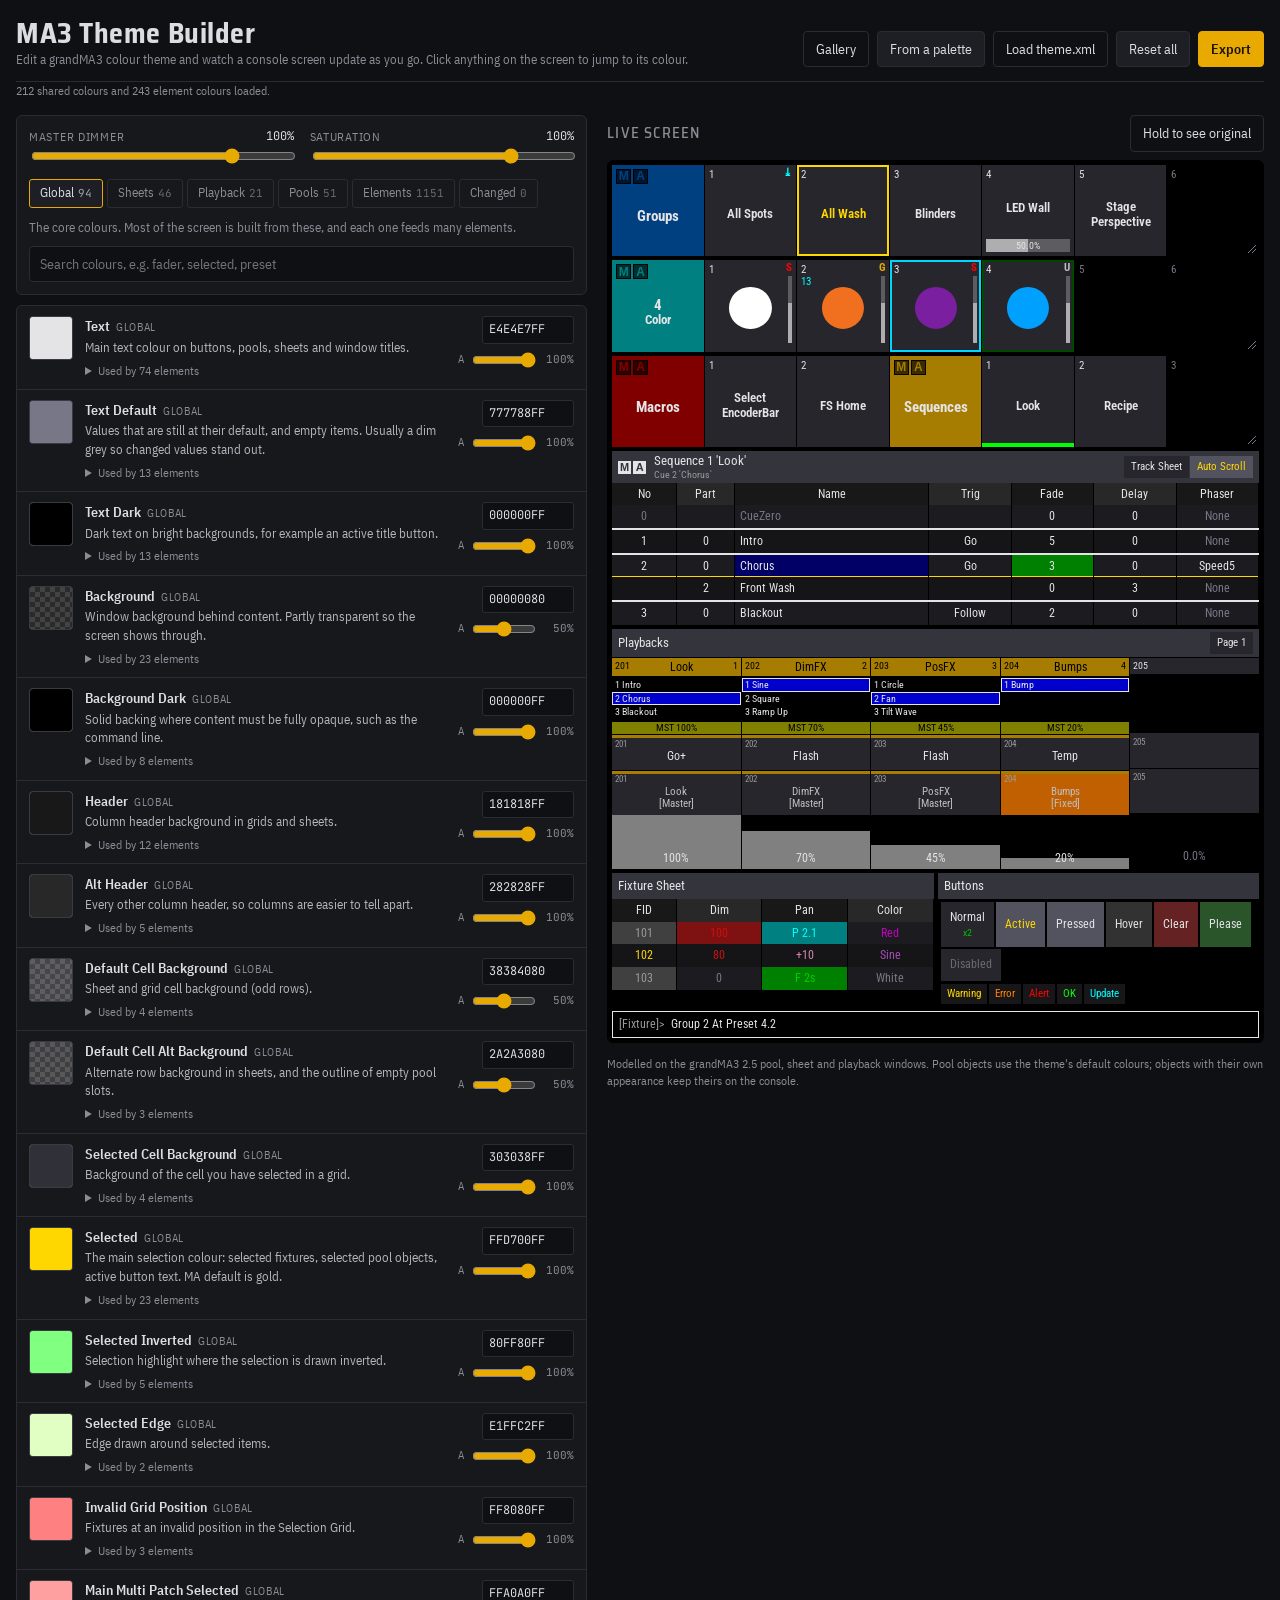
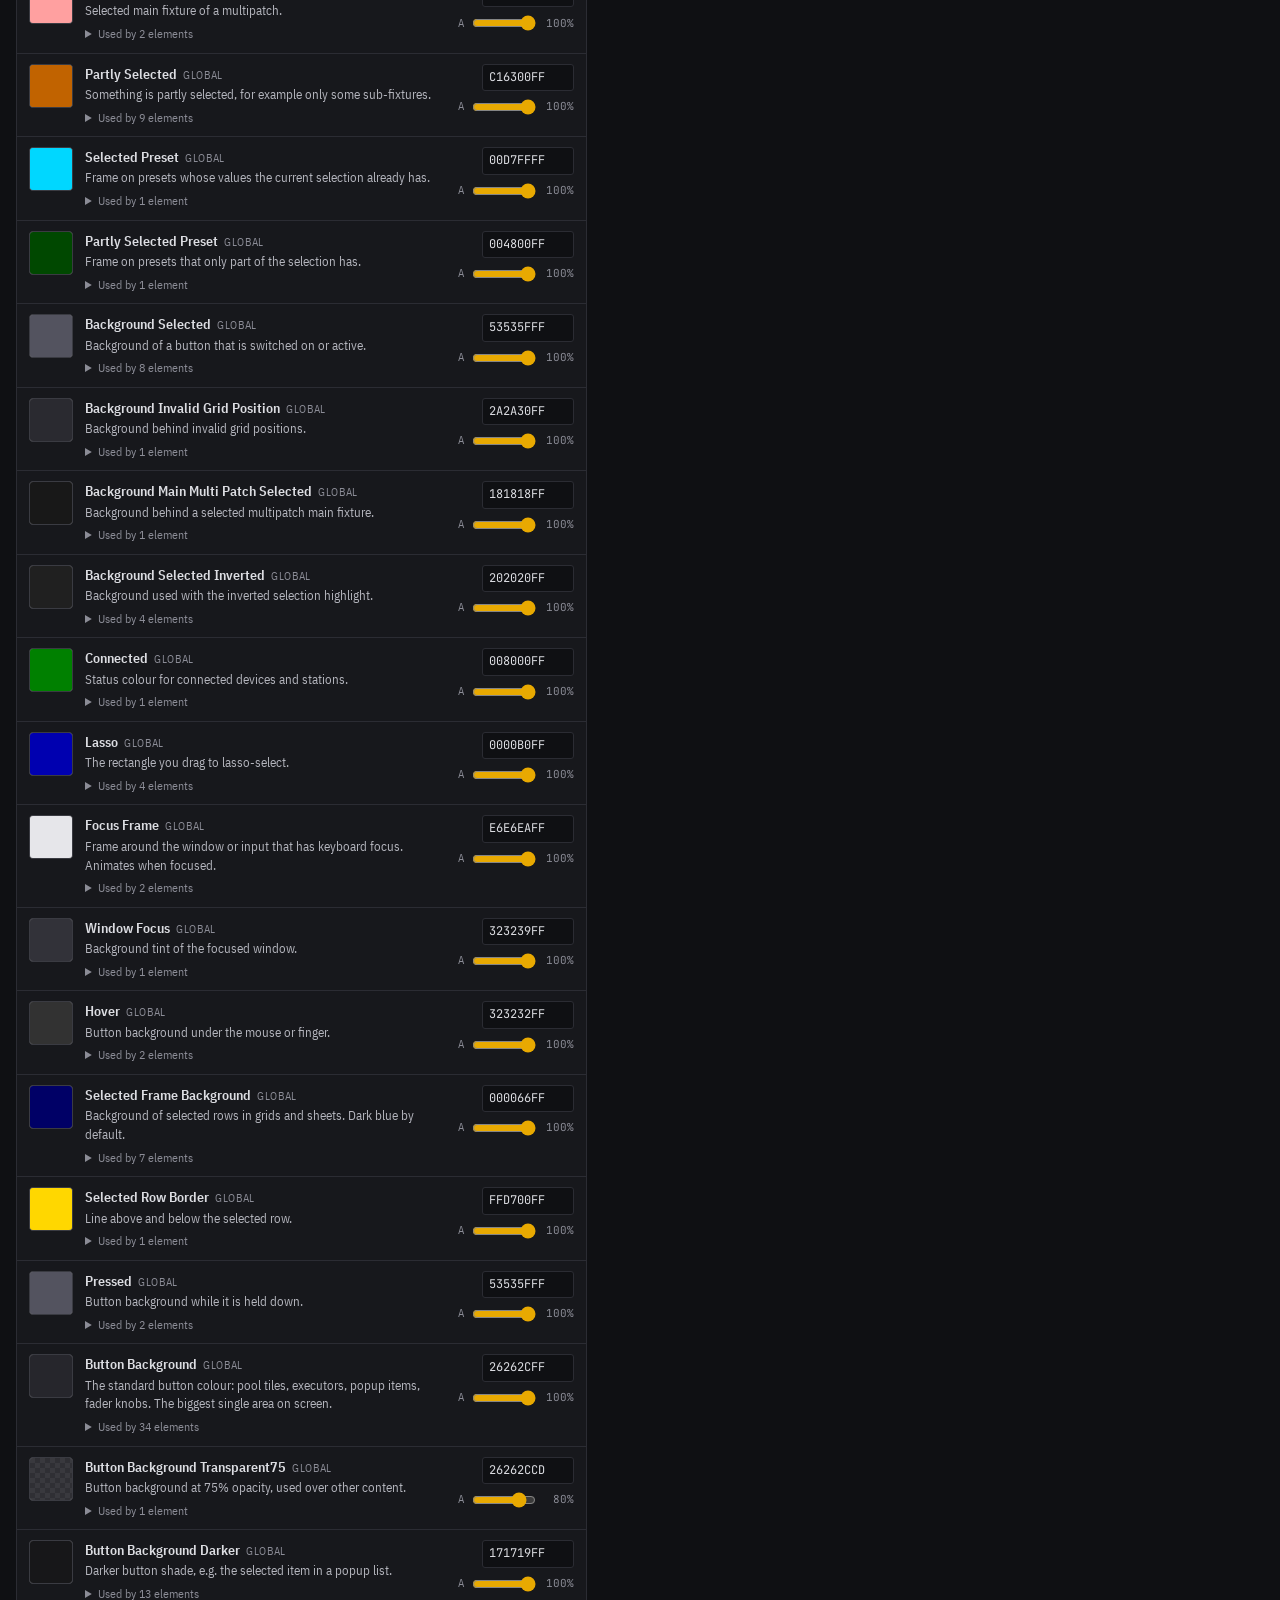
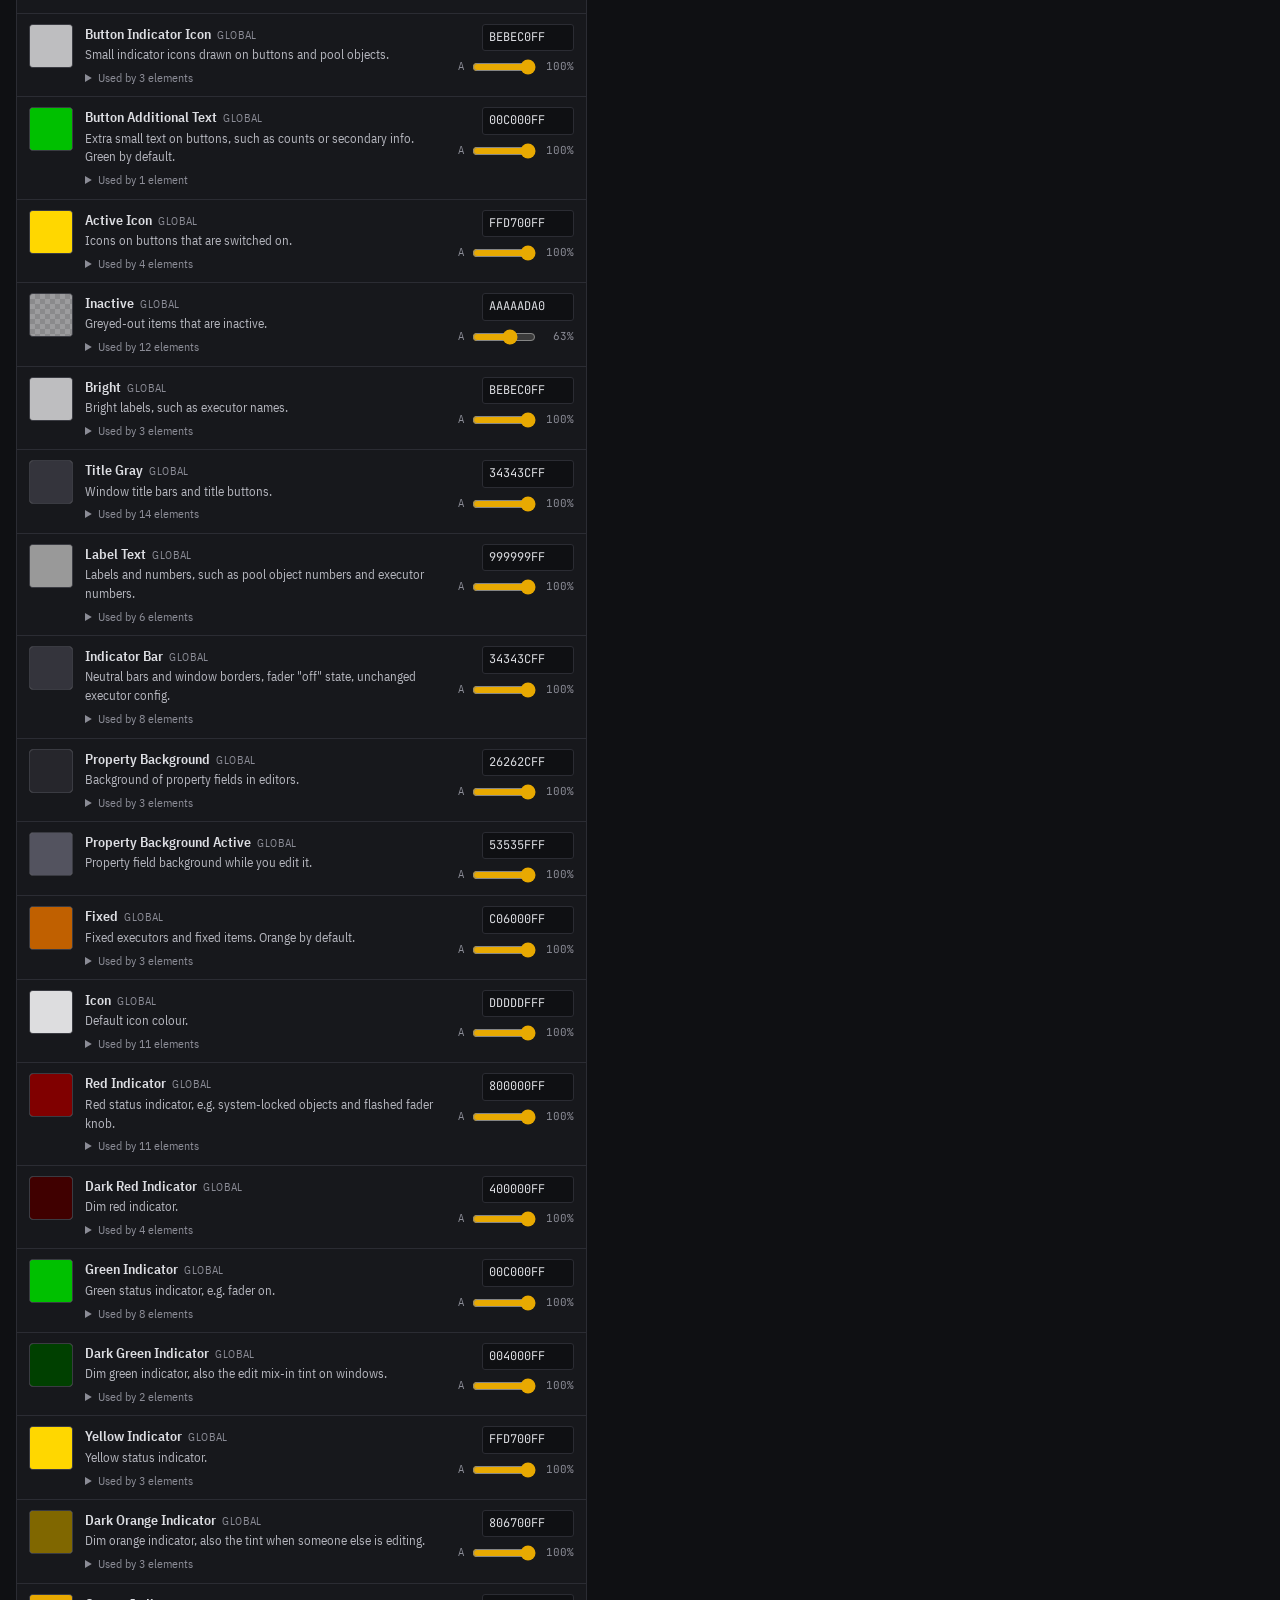
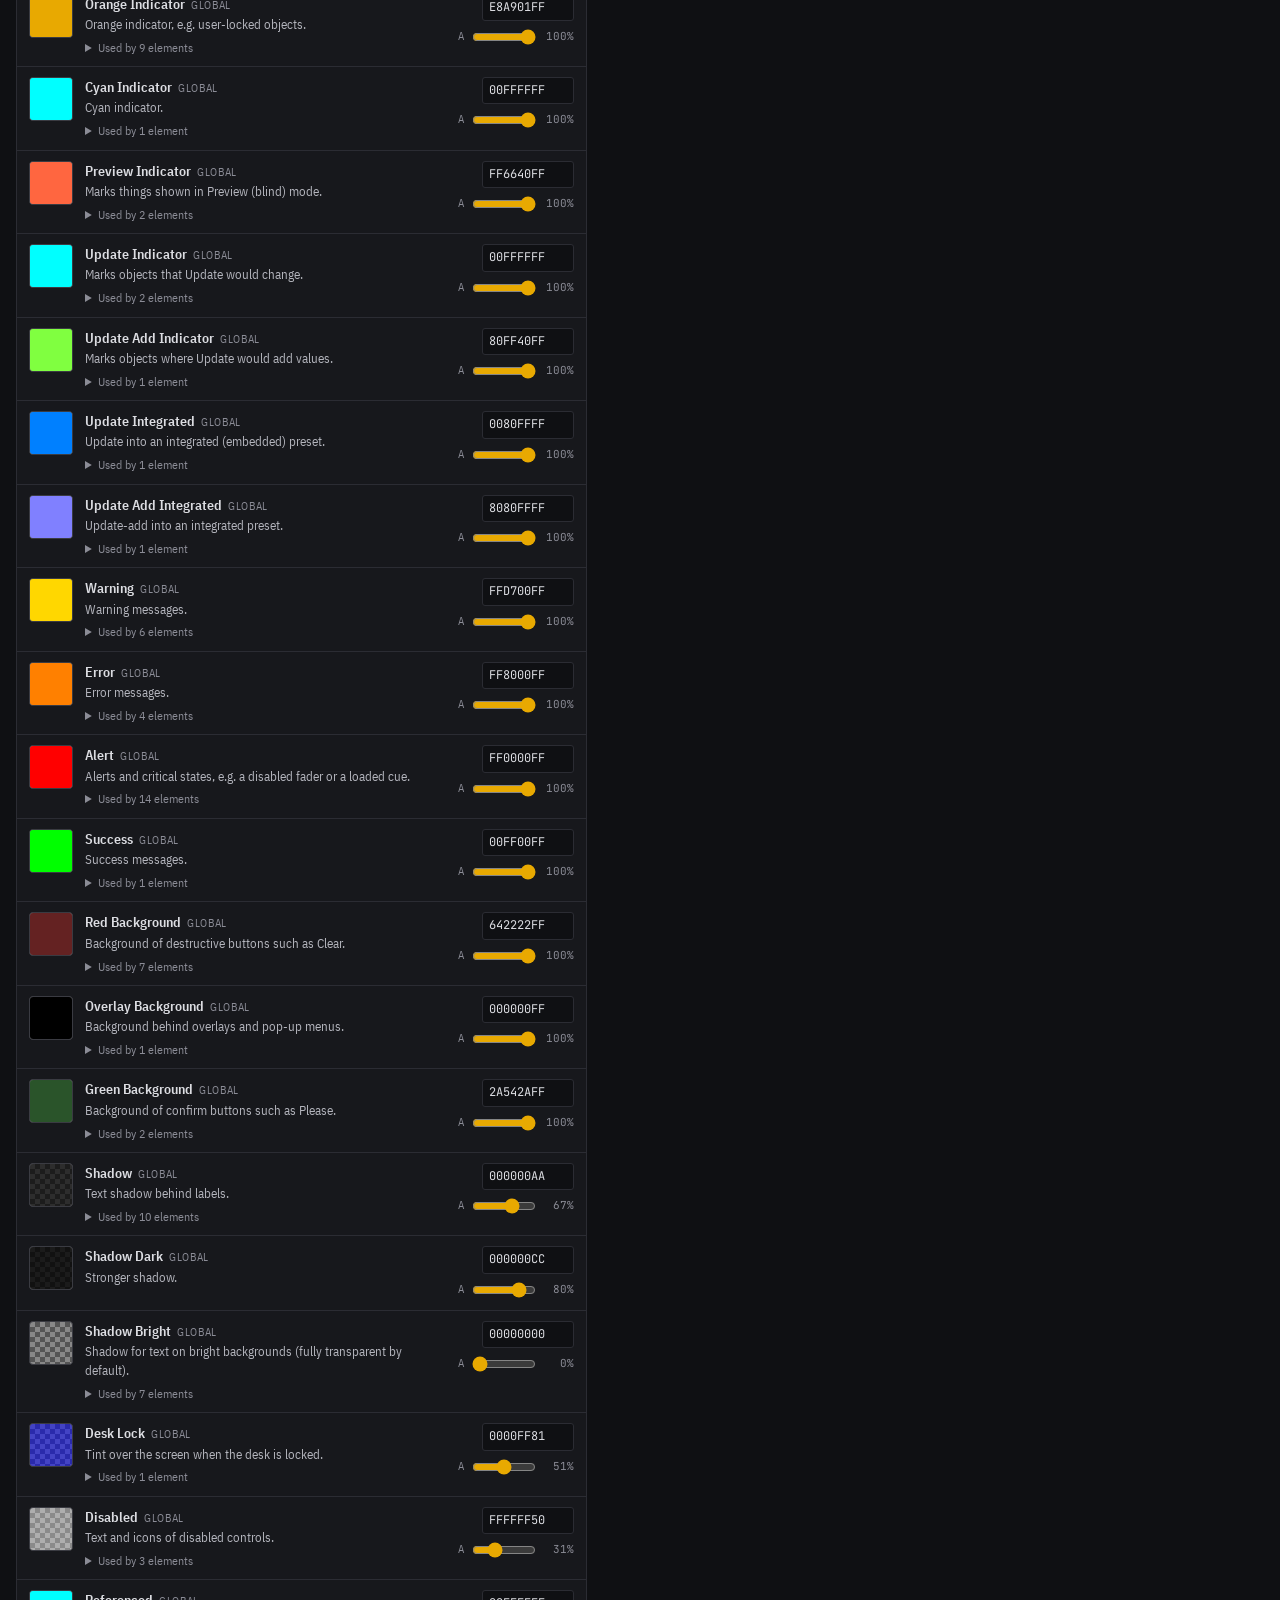
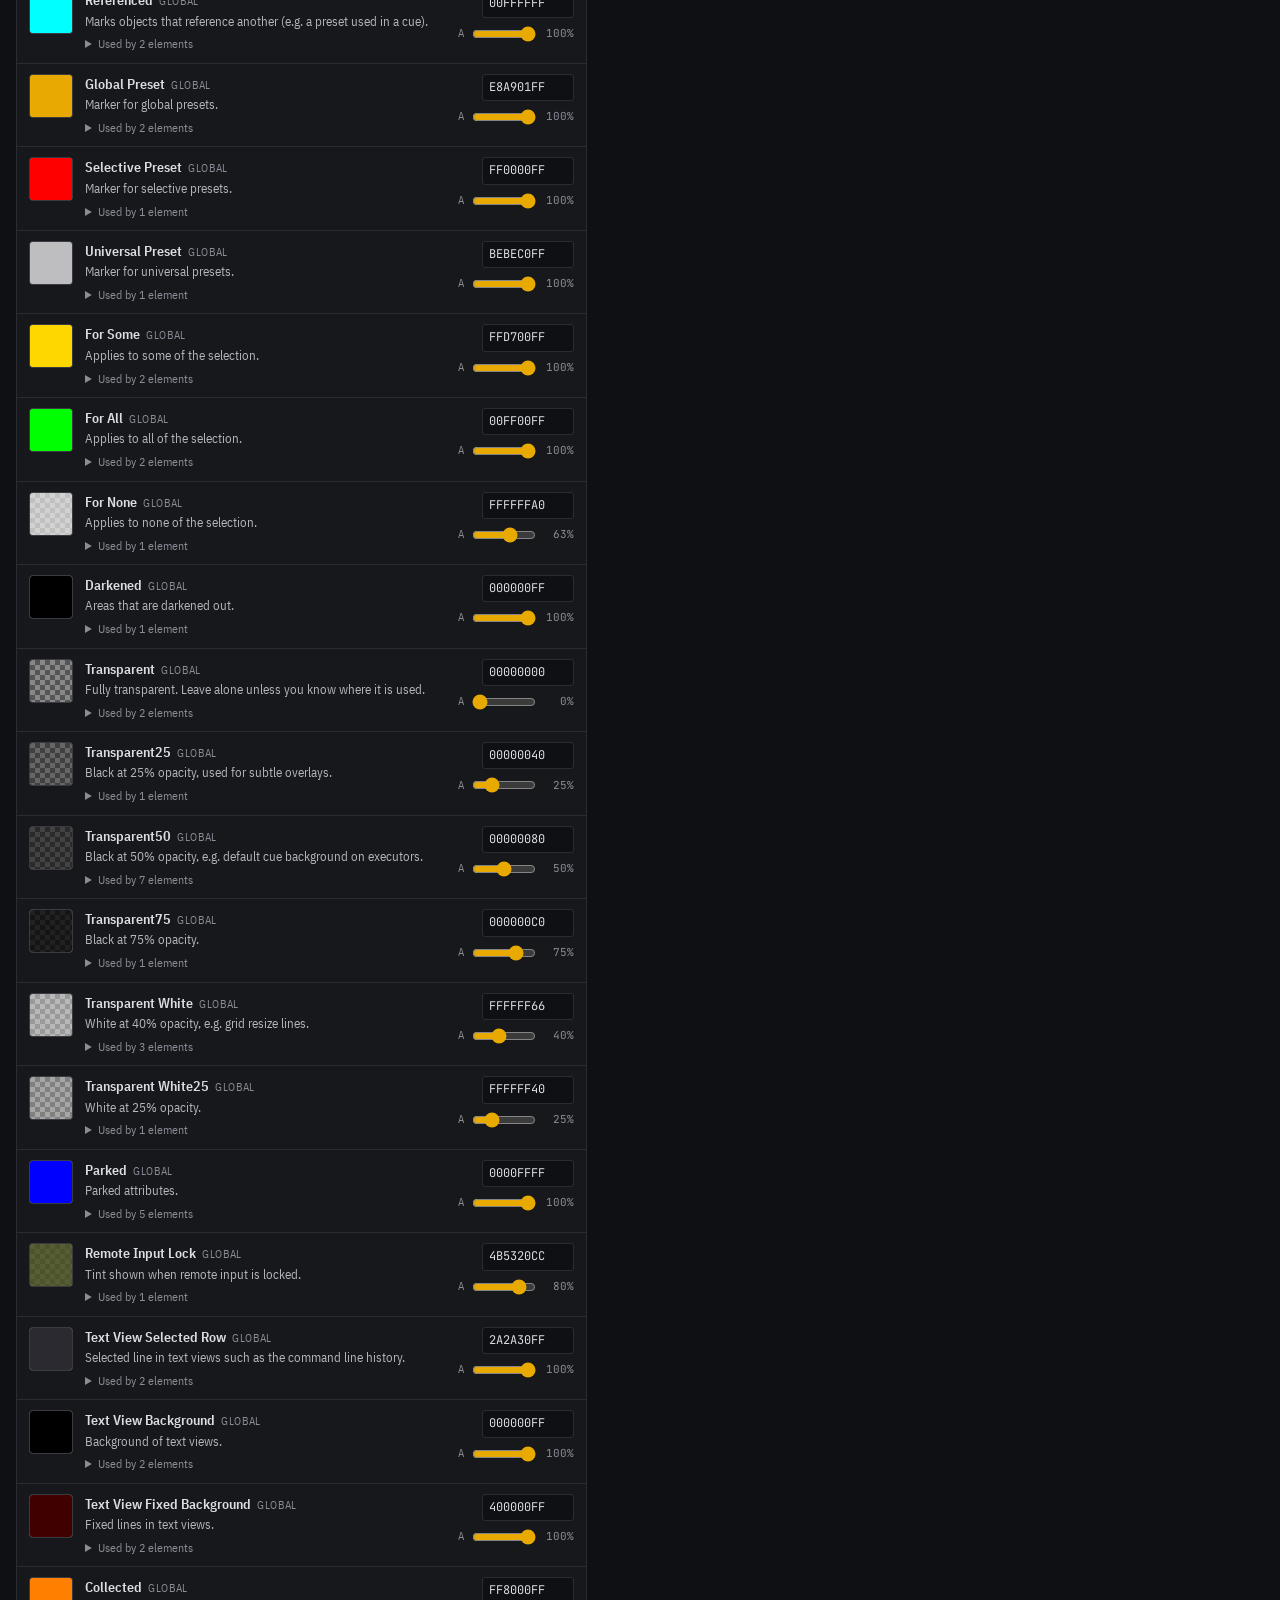
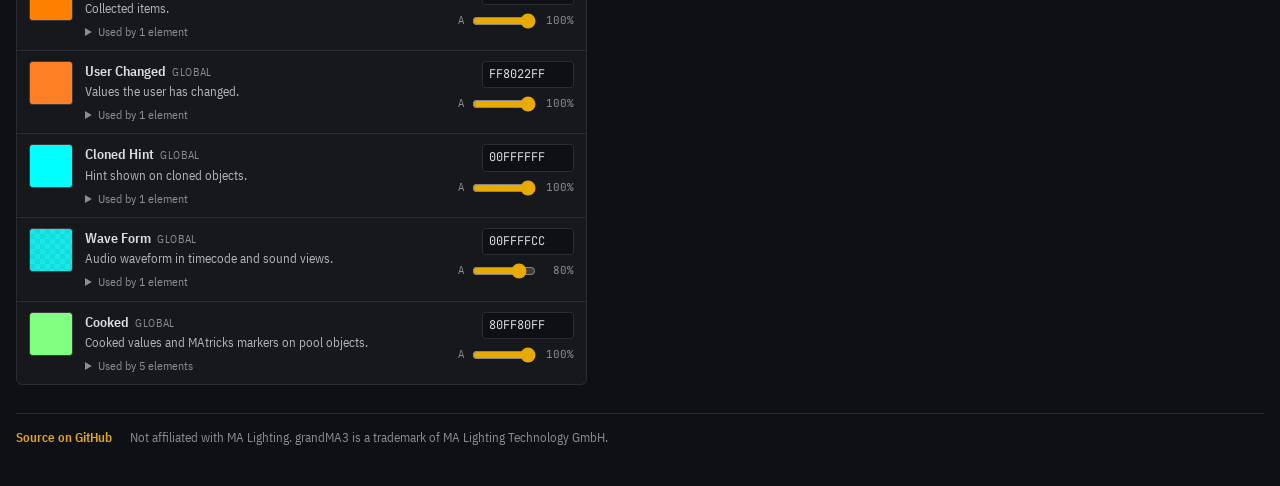
<file: index.html>
<!doctype html>
<html lang="en">
<head>
<meta charset="utf-8">
<meta name="viewport" content="width=device-width, initial-scale=1, viewport-fit=cover">
<title>MA3 Theme Builder</title>
<meta name="description" content="Edit a grandMA3 colour theme with colour pickers, notes on every colour and a live console preview.">
<link rel="preconnect" href="https://fonts.googleapis.com">
<link rel="stylesheet" href="https://fonts.googleapis.com/css2?family=IBM+Plex+Sans+Condensed:wght@400;500;600&family=Roboto+Condensed:wght@400;700&family=JetBrains+Mono:wght@400;500&family=Saira+Semi+Condensed:wght@500;700&display=swap">
<link rel="stylesheet" href="main.css">
</head>
<body>
<div class="wrap">
  <header class="top">
    <h1>MA3 Theme Builder<small>Edit a grandMA3 colour theme and watch a console screen update as you go. Click anything on the screen to jump to its colour.</small></h1>
    <div class="actions">
      <a class="btn ghost" href="gallery.html">Gallery</a>
      <button class="btn" id="btnPalette" type="button" aria-expanded="false" aria-controls="paletteBox">From a palette</button>
      <label class="btn ghost" for="fileIn">Load theme.xml</label>
      <input type="file" id="fileIn" accept=".xml,text/xml" hidden>
      <button class="btn" id="btnReset" type="button">Reset all</button>
      <button class="btn primary" id="btnExport" type="button">Export</button>
    </div>
  </header>
  <div class="status" id="status" role="status"></div>

  <div class="grid">
    <section aria-label="Colours">
      <div class="tools">
        <div class="masters">
          <div class="master"><label for="mDim">Master dimmer <output id="oDim">100%</output></label><input type="range" id="mDim" min="30" max="120" value="100"></div>
          <div class="master"><label for="mSat">Saturation <output id="oSat">100%</output></label><input type="range" id="mSat" min="0" max="130" value="100"></div>
        </div>
        <div class="tabs" role="tablist" id="tabs"></div>
        <p class="tabNote" id="tabNote"></p>
        <input class="search" id="search" type="search" placeholder="Search colours, e.g. fader, selected, preset">
      </div>
      <div class="exportBox paletteBox" id="paletteBox" hidden>
        <p class="tabNote"><b>Build a theme from a palette.</b> Pick a few colours and the whole theme is rebuilt around them as you go. It replaces your current colours; Reset all goes back.</p>
        <div class="pals" id="pals">
          <label class="pal"><input type="color" data-p="bg" value="#17150f"><span>Background</span></label>
          <label class="pal"><input type="color" data-p="text" value="#e6e2d3"><span>Text</span></label>
          <label class="pal"><input type="color" data-p="accent" value="#f2d555"><span>Accent</span></label>
          <label class="pal"><input type="color" data-p="x1" value="#62d9c0"><span>Colour 2</span></label>
          <label class="pal"><input type="color" data-p="x2" value="#c562d9"><span>Colour 3</span></label>
        </div>
        <div class="fileRow">
          <button class="btn" id="btnPalDark" type="button">Shuffle dark</button>
          <button class="btn" id="btnPalLight" type="button">Shuffle light</button>
          <button class="btn primary" id="btnPalApply" type="button">Build theme</button>
        </div>
      </div>
      <div class="exportBox" id="exportBox" hidden>
        <div class="fileRow">
          <input type="text" id="fname" value="theme_custom.xml" aria-label="Theme file name">
          <button class="btn primary" id="btnCopy" type="button">Copy XML</button>
          <button class="btn" id="btnSave" type="button">Download .xml</button>
          <button class="btn" id="btnShare" type="button">Share to gallery</button>
        </div>
        <p class="tabNote">Save it in <code>gma3_library/colorthemes</code> on the console or your Mac, then import it from the Color Theme menu.</p>
        <textarea id="xmlOut" readonly aria-label="Theme XML"></textarea>
      </div>
      <div class="list" id="list"></div>
    </section>

    <aside class="demoCol" aria-label="Live demo">
      <div class="demoHead">
        <h2>Live screen</h2>
        <button class="btn ghost" id="btnCompare" type="button">Hold to see original</button>
      </div>
      <div class="screen" id="screen">
        <div class="pool" aria-label="Group pool">
          <div class="ptitle" style="--pc:var(--c-PoolDefault-Group)" data-k="PoolDefault.Group"><span class="malogo"><b>M</b><b>A</b></span><span class="pname">Groups</span></div>
          <div class="pt" data-k="Global.ButtonBackground"><span class="no">1</span><span class="ind" style="color:var(--c-Global-Referenced)" data-k="Global.Referenced">&#x2913;</span><span class="nm">All Spots</span></div>
          <div class="pt sel" data-k="Global.Selected"><span class="no">2</span><span class="nm">All Wash</span></div>
          <div class="pt" data-k="Global.ButtonBackground"><span class="no">3</span><span class="nm">Blinders</span></div>
          <div class="pt" data-k="Playback.FaderBar"><span class="no">4</span><span class="nm" style="inset:14px 3px 18px">LED Wall</span><span class="gmbar" data-k="Playback.FaderBarBack"><i style="width:50%"></i><em>50.0%</em></span></div>
          <div class="pt" data-k="Global.ButtonBackground"><span class="no">5</span><span class="nm">Stage Perspective</span></div>
          <div class="pt empty grip" data-k="Global.TextDefault"><span class="no">6</span></div>
        </div>

        <div class="pool" aria-label="Color preset pool">
          <div class="ptitle" style="--pc:var(--c-PoolDefault-PresetColor)" data-k="PoolDefault.PresetColor"><span class="malogo"><b>M</b><b>A</b></span><span class="pname">4<small>Color</small></span></div>
          <div class="pt" data-k="Global.SelectivePreset"><span class="no">1</span><span class="ind" style="color:var(--c-Global-SelectivePreset)">S</span><span class="swatch" style="background:#fff"></span><span class="vbar"><i></i></span></div>
          <div class="pt" data-k="Global.GlobalPreset"><span class="no">2</span><span class="sub" data-k="SheetColor.PresetText">13</span><span class="ind" style="color:var(--c-Global-GlobalPreset)">G</span><span class="swatch" style="background:#f07020"></span><span class="vbar"><i></i></span></div>
          <div class="pt" style="box-shadow:inset 0 0 0 2px var(--c-Global-SelectedPreset)" data-k="Global.SelectedPreset"><span class="no">3</span><span class="ind" style="color:var(--c-Global-SelectivePreset)">S</span><span class="swatch" style="background:#7a1fa0"></span><span class="vbar"><i></i></span></div>
          <div class="pt" style="box-shadow:inset 0 0 0 2px var(--c-Global-PartlySelectedPreset)" data-k="Global.PartlySelectedPreset"><span class="no">4</span><span class="ind" style="color:var(--c-Global-UniversalPreset)" data-k="Global.UniversalPreset">U</span><span class="swatch" style="background:#00a0ff"></span><span class="vbar"><i></i></span></div>
          <div class="pt empty" data-k="Global.TextDefault"><span class="no">5</span></div>
          <div class="pt empty grip" data-k="Global.TextDefault"><span class="no">6</span></div>
        </div>

        <div class="pool" aria-label="Macro and sequence pools">
          <div class="ptitle" style="--pc:var(--c-PoolDefault-Macro)" data-k="PoolDefault.Macro"><span class="malogo"><b>M</b><b>A</b></span><span class="pname">Macros</span></div>
          <div class="pt" data-k="Global.ButtonBackground"><span class="no">1</span><span class="nm">Select EncoderBar</span></div>
          <div class="pt" data-k="Global.ButtonBackground"><span class="no">2</span><span class="nm">FS Home</span></div>
          <div class="ptitle" style="--pc:var(--c-PoolDefault-Sequence)" data-k="PoolDefault.Sequence"><span class="malogo"><b>M</b><b>A</b></span><span class="pname">Sequences</span></div>
          <div class="pt" data-k="Playback.On"><span class="no">1</span><span class="nm">Look</span><span class="runbar"></span></div>
          <div class="pt" data-k="Global.ButtonBackground"><span class="no">2</span><span class="nm">Recipe</span></div>
          <div class="pt empty grip" data-k="Global.TextDefault"><span class="no">3</span></div>
        </div>

        <div class="win">
          <div class="wtitle" data-k="Global.TitleGray"><span class="malogo"><b>M</b><b>A</b></span><span class="tt">Sequence 1 'Look'<small data-k="Global.LabelText">Cue 2 'Chorus'</small></span>
            <span class="wtools"><span data-k="Global.ButtonBackground">Track Sheet</span><span class="on" data-k="Global.BackgroundSelected">Auto Scroll</span></span></div>
          <div style="overflow-x:auto">
          <table class="sheet">
            <thead><tr><th data-k="Global.Header" style="width:10%">No</th><th data-k="Global.AltHeader" style="width:9%">Part</th><th data-k="Global.Header" style="width:30%">Name</th><th data-k="Global.AltHeader">Trig</th><th data-k="Global.Header">Fade</th><th data-k="Global.AltHeader">Delay</th><th data-k="Global.Header">Phaser</th></tr></thead>
            <tbody>
              <tr><td class="dim" data-k="Global.TextDefault">0</td><td></td><td class="l dim" data-k="Global.TextDefault">CueZero</td><td></td><td>0</td><td>0</td><td class="dim">None</td></tr>
              <tr class="cue"><td>1</td><td>0</td><td class="l" data-k="Global.DefaultCellBackground">Intro</td><td>Go</td><td>5</td><td>0</td><td class="dim">None</td></tr>
              <tr class="cue cur"><td data-k="Global.SelectedRowBorder">2</td><td>0</td><td class="l name" data-k="Global.SelectedFrameBackground">Chorus</td><td>Go</td><td class="fadev" data-k="SheetColor.Fade">3</td><td>0</td><td data-k="Global.Text">Speed5</td></tr>
              <tr><td></td><td>2</td><td class="l" data-k="Global.DefaultCellAltBackground">Front Wash</td><td></td><td>0</td><td class="dly" data-k="SheetColor.Delay">3</td><td class="dim">None</td></tr>
              <tr class="cue"><td>3</td><td>0</td><td class="l">Blackout</td><td>Follow</td><td>2</td><td>0</td><td class="dim">None</td></tr>
            </tbody>
          </table>
          </div>
        </div>

        <div class="win">
          <div class="wtitle" data-k="Global.TitleGray"><span class="tt">Playbacks</span><span class="wtools"><span data-k="Global.ButtonBackground">Page 1</span></span></div>
          <div class="execs">
            <div class="exec run" data-k="PoolDefault.Sequence">
              <div class="ehead"><span>201</span><b>Look</b><span>1</span></div>
              <div class="cues" data-k="Playback.ActiveCue"><div>1 Intro</div><div class="act">2 Chorus</div><div>3 Blackout</div></div>
              <div class="mst" data-k="SheetColor.TextPlaybackTracked">MST 100%</div>
              <div class="ebtn"><small>201</small>Go+</div>
              <div class="efad" data-k="Global.Bright"><small>201</small>Look<br>[Master]<div class="track" data-k="Playback.FaderBar"><i style="height:100%"></i><span>100%</span></div></div>
            </div>
            <div class="exec run" data-k="PoolDefault.Sequence">
              <div class="ehead"><span>202</span><b>DimFX</b><span>2</span></div>
              <div class="cues"><div class="act">1 Sine</div><div>2 Square</div><div>3 Ramp Up</div></div>
              <div class="mst">MST 70%</div>
              <div class="ebtn"><small>202</small>Flash</div>
              <div class="efad"><small>202</small>DimFX<br>[Master]<div class="track"><i style="height:70%"></i><span>70%</span></div></div>
            </div>
            <div class="exec run" data-k="PoolDefault.Sequence">
              <div class="ehead"><span>203</span><b>PosFX</b><span>3</span></div>
              <div class="cues"><div>1 Circle</div><div class="act">2 Fan</div><div>3 Tilt Wave</div></div>
              <div class="mst">MST 45%</div>
              <div class="ebtn"><small>203</small>Flash</div>
              <div class="efad"><small>203</small>PosFX<br>[Master]<div class="track"><i style="height:45%"></i><span>45%</span></div></div>
            </div>
            <div class="exec run fixed" data-k="Global.Fixed">
              <div class="ehead"><span>204</span><b>Bumps</b><span>4</span></div>
              <div class="cues"><div class="act">1 Bump</div></div>
              <div class="mst">MST 20%</div>
              <div class="ebtn"><small>204</small>Temp</div>
              <div class="efad"><small>204</small>Bumps<br>[Fixed]<div class="track"><i style="height:20%"></i><span>20%</span></div></div>
            </div>
            <div class="exec idle" data-k="Global.ButtonBackground">
              <div class="ehead"><span>205</span><b></b><span></span></div>
              <div class="cues" data-k="Global.Background"></div>
              <div class="mst" style="visibility:hidden">MST</div>
              <div class="ebtn"><small>205</small>&nbsp;</div>
              <div class="efad"><small>205</small>&nbsp;<br>&nbsp;<div class="track" data-k="Global.BackgroundDark"><span style="color:var(--c-Global-TextDefault)">0.0%</span></div></div>
            </div>
          </div>
        </div>

        <div class="cols">
          <div class="win">
            <div class="wtitle" data-k="Global.TitleGray"><span class="tt">Fixture Sheet</span></div>
            <table class="sheet">
              <thead><tr><th data-k="Global.Header" style="width:20%">FID</th><th data-k="Global.AltHeader">Dim</th><th data-k="Global.Header">Pan</th><th data-k="Global.AltHeader">Color</th></tr></thead>
              <tbody>
                <tr><td class="id" data-k="SheetColor.ID">101</td><td class="abs" data-k="SheetColor.Absolute">100</td><td class="pre" data-k="SheetColor.PresetAbs">P 2.1</td><td class="trk" data-k="SheetColor.TextTracked">Red</td></tr>
                <tr class="selfix"><td class="id" data-k="Global.Selected">102</td><td class="abs" data-k="SheetColor.AbsoluteText">80</td><td class="rel" data-k="SheetColor.Relative">+10</td><td class="phs" data-k="SheetColor.Phaser">Sine</td></tr>
                <tr><td class="id" data-k="SheetColor.IDText">103</td><td class="dim" data-k="Global.TextDefault">0</td><td class="fade" data-k="SheetColor.FadeText">F 2s</td><td class="dim">White</td></tr>
              </tbody>
            </table>
          </div>
          <div class="win">
            <div class="wtitle" data-k="Global.TitleGray"><span class="tt">Buttons</span></div>
            <div class="bar2">
              <button class="mbtn" type="button" data-k="Global.ButtonBackground">Normal<span class="add" data-k="Global.ButtonAdditionalText">x2</span></button>
              <button class="mbtn on" type="button" data-k="Global.BackgroundSelected">Active</button>
              <button class="mbtn press" type="button" data-k="Global.Pressed">Pressed</button>
              <button class="mbtn" type="button" style="background:var(--c-Global-Hover)" data-k="Global.Hover">Hover</button>
              <button class="mbtn clear" type="button" data-k="Global.RedBackground">Clear</button>
              <button class="mbtn please" type="button" data-k="Global.GreenBackground">Please</button>
              <button class="mbtn dis" type="button" data-k="Global.Disabled">Disabled</button>
            </div>
            <div class="msgs">
              <span style="color:var(--c-Global-Warning)" data-k="Global.Warning">Warning</span>
              <span style="color:var(--c-Global-Error)" data-k="Global.Error">Error</span>
              <span style="color:var(--c-Global-Alert)" data-k="Global.Alert">Alert</span>
              <span style="color:var(--c-Global-Success)" data-k="Global.Success">OK</span>
              <span style="color:var(--c-Global-UpdateIndicator)" data-k="Global.UpdateIndicator">Update</span>
            </div>
          </div>
        </div>
        <div class="cmd" data-k="Global.BackgroundDark"><span class="p">[Fixture]&gt;</span> Group 2 At Preset 4.2</div>
      </div>
      <p class="hint">Modelled on the grandMA3 2.5 pool, sheet and playback windows. Pool objects use the theme's default colours; objects with their own appearance keep theirs on the console.</p>
    </aside>
  </div>
  <footer class="foot">
    <a href="https://github.com/jaylenjinx/ma3-theme-builder">Source on GitHub</a>
    <span>Not affiliated with MA Lighting. grandMA3 is a trademark of MA Lighting Technology GmbH.</span>
  </footer>
</div>

<script src="core.js"></script>
<script src="main.js"></script>
</body>
</html>
</file>
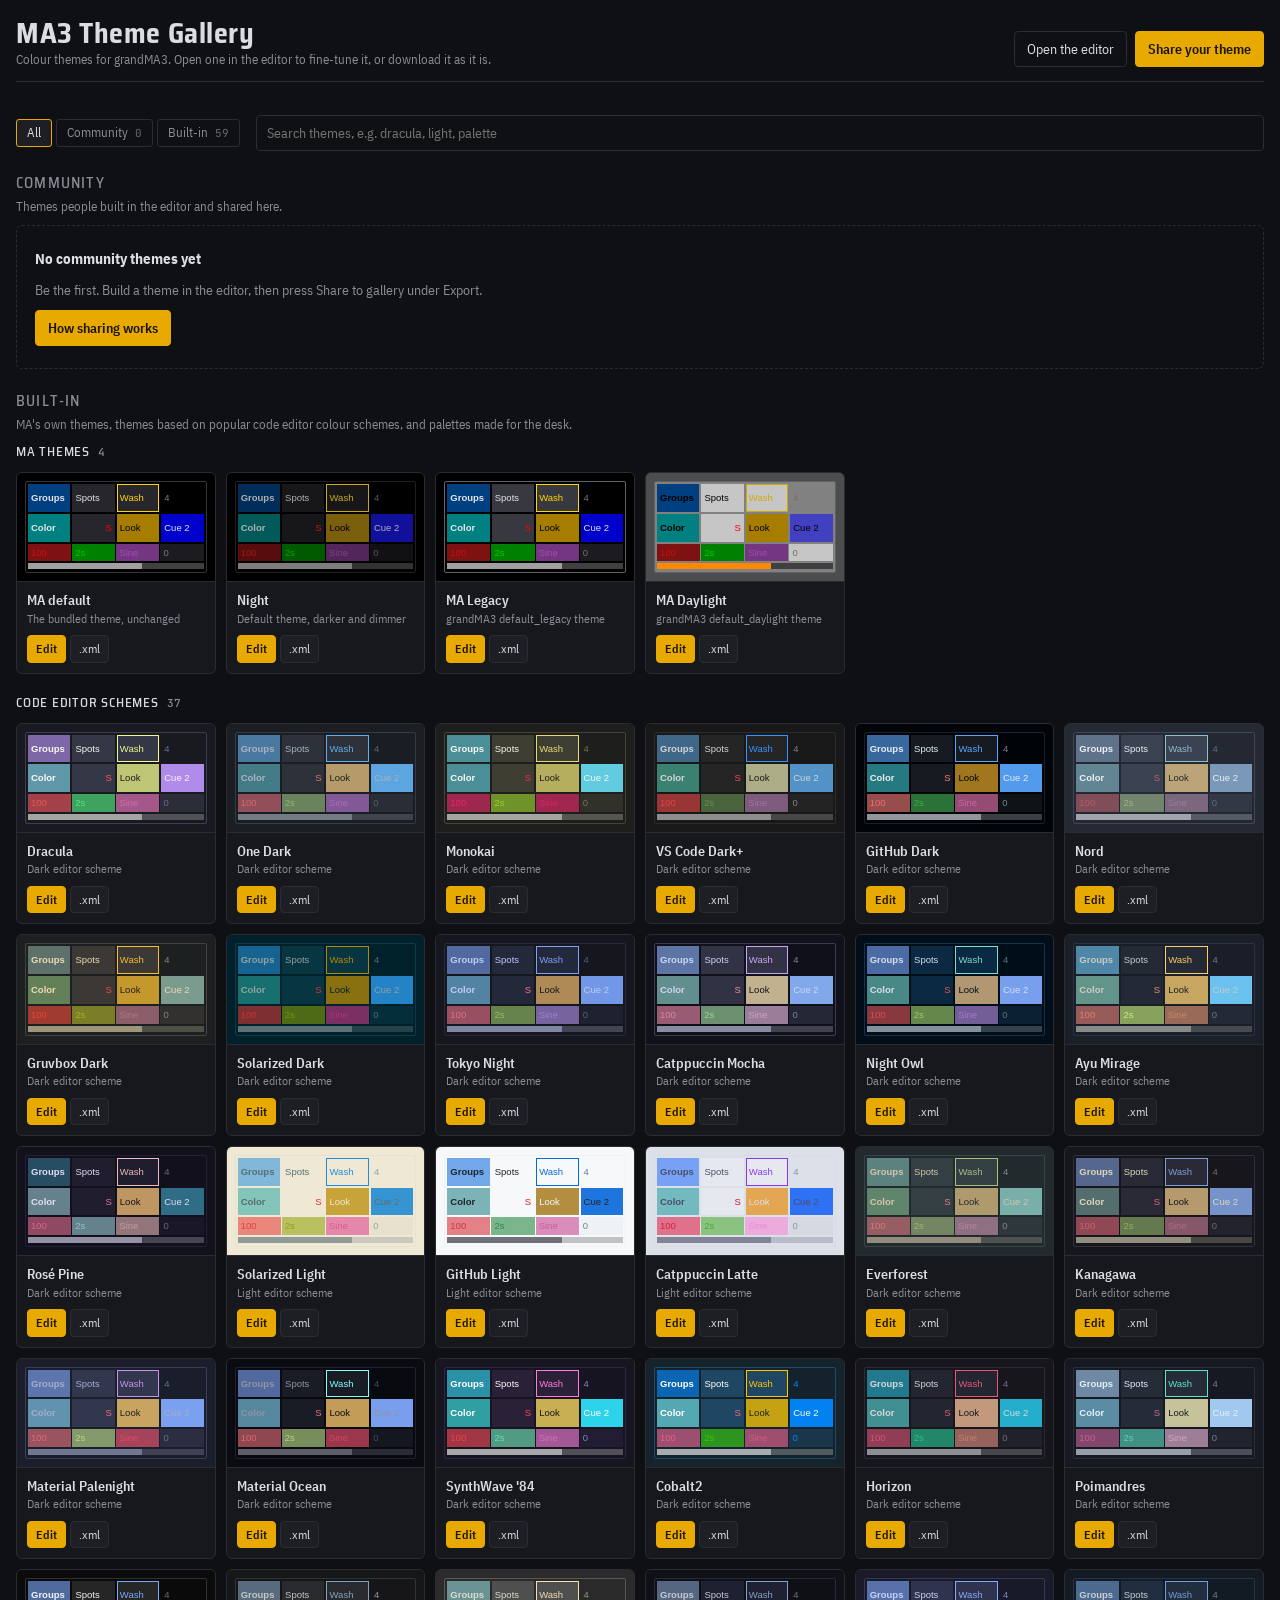
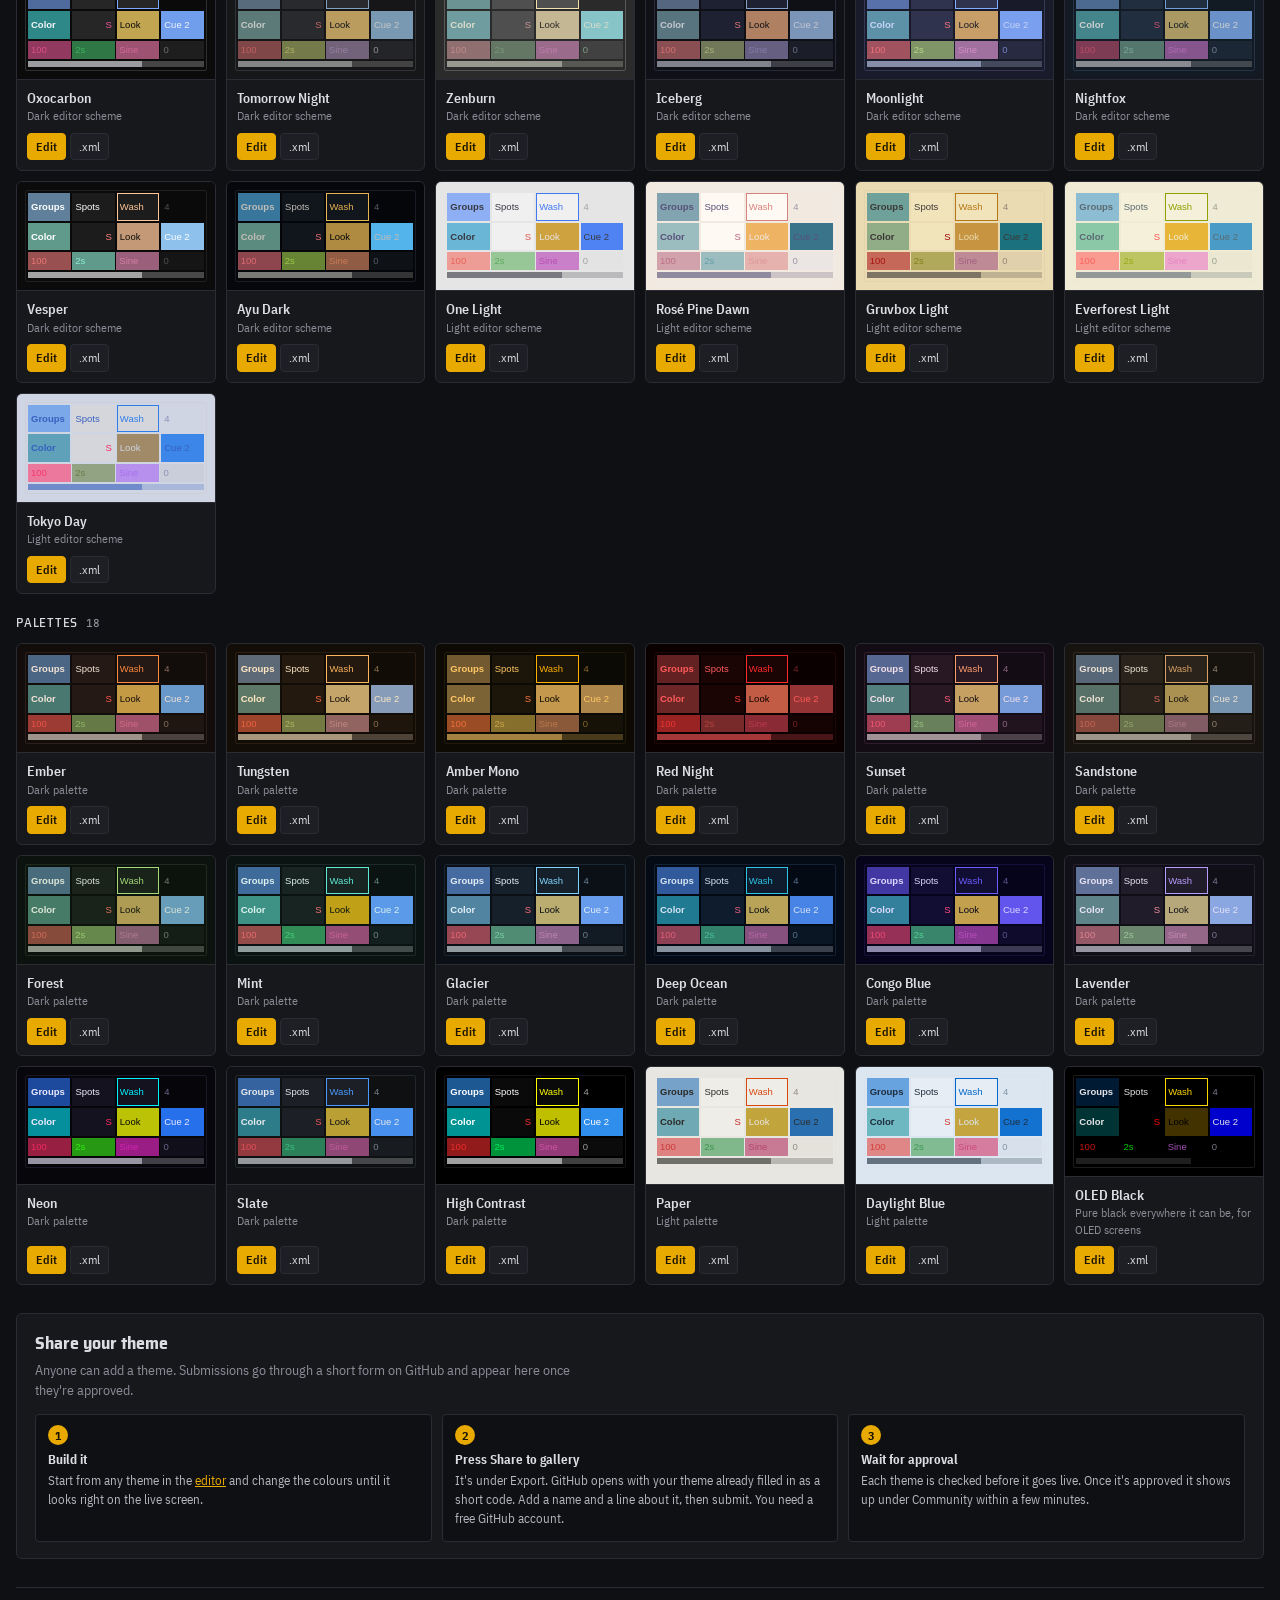
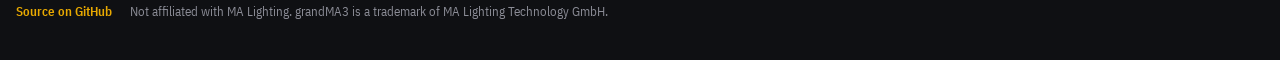
<file: gallery.html>
<!doctype html>
<html lang="en">
<head>
<meta charset="utf-8">
<meta name="viewport" content="width=device-width, initial-scale=1, viewport-fit=cover">
<title>MA3 Theme Gallery</title>
<meta name="description" content="grandMA3 colour themes shared by the community, plus themes based on popular code editor colour schemes.">
<link rel="preconnect" href="https://fonts.googleapis.com">
<link rel="stylesheet" href="https://fonts.googleapis.com/css2?family=IBM+Plex+Sans+Condensed:wght@400;500;600&family=Roboto+Condensed:wght@400;700&family=JetBrains+Mono:wght@400;500&family=Saira+Semi+Condensed:wght@500;700&display=swap">
<link rel="stylesheet" href="main.css">
</head>
<body>
<div class="wrap">
  <header class="top">
    <h1>MA3 Theme Gallery<small>Colour themes for grandMA3. Open one in the editor to fine-tune it, or download it as it is.</small></h1>
    <div class="actions">
      <a class="btn ghost" href="index.html">Open the editor</a>
      <a class="btn primary" href="#share">Share your theme</a>
    </div>
  </header>
  <div class="status" id="status" role="status"></div>

  <div class="gtools">
    <div class="tabs" role="tablist" id="filters">
      <button class="tab" role="tab" type="button" data-f="all" aria-selected="true">All</button>
      <button class="tab" role="tab" type="button" data-f="community" aria-selected="false">Community <span class="n" id="nCommunity">0</span></button>
      <button class="tab" role="tab" type="button" data-f="builtin" aria-selected="false">Built-in <span class="n" id="nBuiltin">0</span></button>
    </div>
    <input class="search" id="search" type="search" placeholder="Search themes, e.g. dracula, light, palette" aria-label="Search themes">
  </div>

  <section class="gsect" id="secCommunity" aria-labelledby="hCommunity">
    <h2 id="hCommunity">Community</h2>
    <p>Themes people built in the editor and shared here.</p>
    <div class="ggrid" id="gridCommunity"></div>
  </section>

  <section class="gsect" id="secBuiltin" aria-labelledby="hBuiltin">
    <h2 id="hBuiltin">Built-in</h2>
    <p>MA's own themes, themes based on popular code editor colour schemes, and palettes made for the desk.</p>
    <div class="ggrid" id="gridBuiltin"></div>
  </section>

  <section class="share" id="share" aria-labelledby="hShare">
    <h2 id="hShare">Share your theme</h2>
    <p>Anyone can add a theme. Submissions go through a short form on GitHub and appear here once they're approved.</p>
    <ol class="steps">
      <li><b>Build it</b>Start from any theme in the <a href="index.html" style="color:var(--accent)">editor</a> and change the colours until it looks right on the live screen.</li>
      <li><b>Press Share to gallery</b>It's under Export. GitHub opens with your theme already filled in as a short code. Add a name and a line about it, then submit. You need a free GitHub account.</li>
      <li><b>Wait for approval</b>Each theme is checked before it goes live. Once it's approved it shows up under Community within a few minutes.</li>
    </ol>
  </section>

  <footer class="foot">
    <a href="https://github.com/jaylenjinx/ma3-theme-builder">Source on GitHub</a>
    <span>Not affiliated with MA Lighting. grandMA3 is a trademark of MA Lighting Technology GmbH.</span>
  </footer>
</div>

<script src="core.js"></script>
<script src="gallery.js"></script>
</body>
</html>
</file>
<file: main.css>
/* Layout: console-style workbench. Colour list on the left, sticky live MA3 mock screen on the right; stacks on phones. */
:root {
  --bg: #0f1013; --panel: #17181c; --panel2: #1e1f24; --line: #2b2c33;
  --fg: #dcdde2; --muted: #8b8c96; --accent: #e8a901; --accent-ink: #1a1400; --danger: #e5604d;
  --f-display: "Saira Semi Condensed", "Arial Narrow", sans-serif;
  --f-body: "IBM Plex Sans Condensed", "Helvetica Neue", Arial, sans-serif;
  --f-mono: "JetBrains Mono", ui-monospace, Menlo, Consolas, monospace;
  color-scheme: dark;
}
html, body { background: var(--bg); color: var(--fg); }
body { font-family: var(--f-body); font-size: 14px; line-height: 1.45; }
* { box-sizing: border-box; }
[hidden] { display: none !important; }
body { margin: 0; }
button, input, select { font: inherit; color: inherit; }
:focus-visible { outline: 2px solid var(--accent); outline-offset: 2px; }

.wrap { padding-left: max(16px, env(safe-area-inset-left, 0px)); padding-right: max(16px, env(safe-area-inset-right, 0px)); padding-block: 18px 40px; max-width: 1500px; margin: 0 auto; }
header.top { display: flex; flex-wrap: wrap; align-items: flex-end; justify-content: space-between; gap: 12px 24px; padding-bottom: 14px; border-bottom: 1px solid var(--line); }
h1 { font-family: var(--f-display); font-weight: 700; font-size: 28px; letter-spacing: .02em; margin: 0; line-height: 1.1; text-wrap: balance; }
h1 small { display: block; font-family: var(--f-body); font-weight: 400; font-size: 13px; color: var(--muted); letter-spacing: 0; margin-top: 4px; }
.actions { display: flex; flex-wrap: wrap; gap: 8px; align-items: center; }
.btn { background: var(--panel2); border: 1px solid var(--line); border-radius: 4px; padding: 7px 12px; cursor: pointer; white-space: nowrap; }
.btn:hover { border-color: #44464f; }
.btn.primary { background: var(--accent); color: var(--accent-ink); border-color: var(--accent); font-weight: 600; }
.btn.ghost { background: transparent; }
a.btn { color: var(--fg); text-decoration: none; display: inline-block; }
a.btn.primary { color: var(--accent-ink); }
.status { font-size: 12px; color: var(--muted); min-height: 1.4em; }

.grid { display: grid; grid-template-columns: minmax(0, 1fr) minmax(0, 1.15fr); gap: 20px; margin-top: 16px; align-items: start; }
@media (max-width: 960px) { .grid { grid-template-columns: minmax(0, 1fr); } .demoCol { order: -1; position: static !important; } }

/* ---------- editor ---------- */
.tools { display: grid; gap: 10px; background: var(--panel); border: 1px solid var(--line); border-radius: 6px; padding: 12px; }
.masters { display: grid; grid-template-columns: repeat(auto-fit, minmax(170px, 1fr)); gap: 10px 16px; }
.master label { display: flex; justify-content: space-between; font-size: 12px; text-transform: uppercase; letter-spacing: .06em; color: var(--muted); }
.master output { font-family: var(--f-mono); color: var(--fg); text-transform: none; letter-spacing: 0; }
.master input { width: 100%; accent-color: var(--accent); }
.tabs { display: flex; flex-wrap: wrap; gap: 4px; }
.tab { background: transparent; border: 1px solid var(--line); border-radius: 3px; padding: 4px 10px; cursor: pointer; font-size: 13px; color: var(--muted); }
.tab[aria-selected="true"] { background: var(--panel2); color: var(--fg); border-color: var(--accent); }
.tab .n { font-family: var(--f-mono); font-size: 11px; opacity: .7; margin-left: 4px; }
.search { width: 100%; background: var(--bg); border: 1px solid var(--line); border-radius: 4px; padding: 7px 10px; }
.tabNote { font-size: 12.5px; color: var(--muted); margin: 0; }

.list { margin-top: 10px; display: grid; gap: 1px; background: var(--line); border: 1px solid var(--line); border-radius: 6px; overflow: hidden; }
.sect { background: var(--panel2); padding: 8px 12px; font-family: var(--f-display); font-size: 13px; letter-spacing: .08em; text-transform: uppercase; color: var(--muted); }
.row { display: grid; grid-template-columns: 44px minmax(0, 1fr) auto; gap: 12px; align-items: start; padding: 10px 12px; background: var(--panel); }
.row.flash { animation: flash 1.4s ease-out; }
@keyframes flash { 0%, 30% { background: #3a3220; } 100% { background: var(--panel); } }
@media (prefers-reduced-motion: reduce) { .row.flash { animation: none; background: #3a3220; } }
.sw { position: relative; width: 44px; height: 44px; border-radius: 4px; overflow: hidden; border: 1px solid #3a3b42; cursor: pointer;
  background-image: linear-gradient(45deg, #555 25%, transparent 25%), linear-gradient(-45deg, #555 25%, transparent 25%), linear-gradient(45deg, transparent 75%, #555 75%), linear-gradient(-45deg, transparent 75%, #555 75%);
  background-size: 10px 10px; background-position: 0 0, 0 5px, 5px -5px, -5px 0; background-color: #888; }
.sw i { position: absolute; inset: 0; }
.sw input { position: absolute; inset: 0; opacity: 0; width: 100%; height: 100%; cursor: pointer; border: 0; padding: 0; }
.meta { min-width: 0; }
.nm { font-weight: 600; display: flex; flex-wrap: wrap; gap: 6px; align-items: baseline; }
.nm .g { font-weight: 400; font-size: 11px; text-transform: uppercase; letter-spacing: .06em; color: var(--muted); }
.nm .dot { width: 7px; height: 7px; border-radius: 50%; background: var(--accent); align-self: center; }
.desc { margin: 2px 0 0; color: #b4b5bd; font-size: 13px; }
.pals { display: grid; grid-template-columns: repeat(auto-fill, minmax(92px, 1fr)); gap: 8px; margin: 10px 0; }
.pal { position: relative; display: grid; gap: 4px; font-size: 12px; color: var(--muted); cursor: pointer; }
.pal input { width: 100%; height: 44px; padding: 0; border: 1px solid #3a3b42; border-radius: 4px; background: none; cursor: pointer; }
.pal input::-webkit-color-swatch-wrapper { padding: 0; }
.pal input::-webkit-color-swatch { border: 0; border-radius: 3px; }
.pal input::-moz-color-swatch { border: 0; border-radius: 3px; }
label.lnk { display: flex; flex-wrap: wrap; align-items: center; gap: 6px; margin-top: 6px; font-size: 12px; color: var(--muted); }
label.lnk select { background: var(--bg); border: 1px solid var(--line); border-radius: 3px; padding: 3px 6px; font-size: 12.5px; max-width: 100%; }
.row.linked .sw { cursor: default; }
.row.linked .vals input:disabled { opacity: .45; }
.row.linked .sw input { cursor: default; }
details.used { margin-top: 4px; font-size: 12px; color: var(--muted); }
details.used summary { cursor: pointer; }
details.used div { display: flex; flex-wrap: wrap; gap: 4px; margin-top: 6px; }
details.used span { font-family: var(--f-mono); font-size: 11px; background: var(--bg); border: 1px solid var(--line); border-radius: 3px; padding: 1px 5px; }
.vals { display: grid; gap: 6px; justify-items: end; }
.hex { width: 92px; font-family: var(--f-mono); font-size: 12px; background: var(--bg); border: 1px solid var(--line); border-radius: 3px; padding: 4px 6px; text-transform: uppercase; }
.hex.bad { border-color: var(--danger); }
.alpha { display: flex; gap: 6px; align-items: center; font-size: 11px; color: var(--muted); }
.alpha input { width: 64px; accent-color: var(--accent); }
.alpha output { font-family: var(--f-mono); width: 30px; text-align: right; }
.reset { background: none; border: 0; color: var(--muted); font-size: 11px; cursor: pointer; padding: 0; text-decoration: underline; }
.reset[hidden] { display: none !important; }
.empty { background: var(--panel); padding: 20px; color: var(--muted); }
@media (max-width: 520px) { .row { grid-template-columns: 40px minmax(0, 1fr); } .vals { grid-column: 2; justify-items: start; grid-auto-flow: column; align-items: center; } .sw { width: 40px; height: 40px; } }

/* ---------- gallery page (cards are shared with nothing else, but kept here so both pages use one stylesheet) ---------- */
.gtools { display: flex; flex-wrap: wrap; gap: 10px 16px; align-items: center; margin-top: 16px; }
.gtools .search { flex: 1 1 220px; width: auto; }
.gsect { margin-top: 22px; }
.gsect > h2 { font-family: var(--f-display); font-size: 15px; letter-spacing: .08em; text-transform: uppercase; color: var(--muted); margin: 0; font-weight: 500; display: flex; align-items: baseline; gap: 8px; }
.gsect > h2 .n { font-family: var(--f-mono); font-size: 11px; letter-spacing: 0; }
.gsect > p { margin: 2px 0 0; font-size: 12.5px; color: var(--muted); }
.gsub { grid-column: 1 / -1; margin: 10px 0 0; font-family: var(--f-display); font-size: 13px; font-weight: 500; letter-spacing: .06em; text-transform: uppercase; color: var(--fg); display: flex; align-items: baseline; gap: 8px; }
.gsub:first-child { margin-top: 0; }
.gsub .n { font-family: var(--f-mono); font-size: 11px; letter-spacing: 0; color: var(--muted); }
.gby { font-size: 11.5px; color: var(--muted); }
.gdesc { margin: 4px 0 0; font-size: 12px; color: #b4b5bd; display: -webkit-box; -webkit-line-clamp: 3; -webkit-box-orient: vertical; overflow: hidden; }

.gempty { grid-column: 1 / -1; border: 1px dashed var(--line); border-radius: 6px; padding: 22px 18px; color: var(--muted); display: grid; gap: 10px; justify-items: start; }
.gempty strong { color: var(--fg); font-size: 15px; }
.gempty p { margin: 0; max-width: 60ch; }
.share { margin-top: 28px; background: var(--panel); border: 1px solid var(--line); border-radius: 6px; padding: 16px 18px; }
.share h2 { font-family: var(--f-display); font-size: 18px; margin: 0 0 4px; }
.share > p { margin: 0; color: var(--muted); max-width: 70ch; }
.steps { list-style: none; margin: 14px 0 0; padding: 0; display: grid; grid-template-columns: repeat(auto-fit, minmax(220px, 1fr)); gap: 10px; counter-reset: st; }
.steps li { counter-increment: st; background: var(--bg); border: 1px solid var(--line); border-radius: 4px; padding: 10px 12px 12px; font-size: 13px; color: #b4b5bd; }
.steps li::before { content: counter(st); display: inline-grid; place-items: center; width: 20px; height: 20px; border-radius: 50%; background: var(--accent); color: var(--accent-ink); font-weight: 700; font-size: 12px; margin-bottom: 6px; }
.steps b { display: block; color: var(--fg); margin-bottom: 2px; }
.share code, .steps code { font-family: var(--f-mono); font-size: 12px; }
.ggrid { display: grid; grid-template-columns: repeat(auto-fill, minmax(190px, 1fr)); gap: 10px; margin-top: 10px; }
.gcard { background: var(--panel); border: 1px solid var(--line); border-radius: 6px; overflow: hidden; display: grid; min-width: 0; }
.gprev { padding: 8px; font-family: Arial, Helvetica, sans-serif; font-size: 9.5px; }
.gwin { border: 1px solid; border-radius: 2px; overflow: hidden; }
.gtiles { display: grid; grid-template-columns: repeat(4, minmax(0, 1fr)); gap: 2px; padding: 2px; }
.gtiles span { padding: 7px 3px; white-space: nowrap; overflow: hidden; text-overflow: ellipsis; }
.grow { display: grid; grid-template-columns: repeat(4, minmax(0, 1fr)); gap: 1px; padding: 0 2px 2px; }
.grow i { font-style: normal; padding: 2px 3px; }
.gfader { height: 6px; margin: 0 2px 3px; position: relative; }
.gfader b { position: absolute; inset: 0 35% 0 0; }
.gmeta { display: flex; flex-direction: column; justify-content: space-between; align-items: stretch; gap: 8px; padding: 8px 10px 10px; border-top: 1px solid var(--line); }
.gmeta > div:first-child { min-width: 0; }
.gmeta h3 { margin: 0; font-size: 14px; font-weight: 600; white-space: nowrap; overflow: hidden; text-overflow: ellipsis; }
.gmeta p { margin: 0; font-size: 11.5px; color: var(--muted); }
.gbtns { display: flex; gap: 4px; flex-shrink: 0; }
.gbtns .btn { padding: 4px 8px; font-size: 12px; }

/* ---------- footer ---------- */
.foot { margin-top: 28px; padding-top: 14px; border-top: 1px solid var(--line); display: flex; flex-wrap: wrap; gap: 6px 18px; font-size: 12.5px; color: var(--muted); }
.foot a { color: var(--accent); text-decoration: none; font-weight: 600; }
.foot a:hover { text-decoration: underline; }

/* ---------- export panel ---------- */
.exportBox { margin-top: 10px; background: var(--panel); border: 1px solid var(--line); border-radius: 6px; padding: 12px; display: grid; gap: 8px; }
.exportBox textarea { width: 100%; height: 160px; background: var(--bg); color: var(--fg); border: 1px solid var(--line); border-radius: 4px; font-family: var(--f-mono); font-size: 11px; }
.fileRow { display: flex; flex-wrap: wrap; gap: 8px; align-items: center; }
.fileRow input[type=text] { flex: 1 1 180px; min-width: 0; background: var(--bg); border: 1px solid var(--line); border-radius: 4px; padding: 6px 8px; font-family: var(--f-mono); font-size: 12px; }

/* ---------- demo: a mock MA3 screen driven by the theme ---------- */
.demoCol { position: sticky; top: calc(env(safe-area-inset-top, 0px) + 12px); }
.demoHead { display: flex; justify-content: space-between; align-items: center; gap: 8px; margin-bottom: 8px; flex-wrap: wrap; }
.demoHead h2 { font-family: var(--f-display); font-size: 15px; letter-spacing: .08em; text-transform: uppercase; color: var(--muted); margin: 0; font-weight: 500; }
.hint { font-size: 12px; color: var(--muted); }
.screen { background: #000; border: 1px solid #000; border-radius: 6px; padding: 4px; display: grid; gap: 4px; font-family: "Roboto Condensed", "Arial Narrow", Arial, sans-serif; font-size: 12px; overflow: hidden;
  color: var(--c-Global-Text); }
.screen [data-k] { cursor: pointer; }
.screen [data-k]:hover { outline: 1px dashed rgba(232,169,1,.8); outline-offset: -1px; }
.cols { display: grid; grid-template-columns: minmax(0, 1fr) minmax(0, 1fr); gap: 4px; }
/* pool windows: the first cell is the pool's title object, like on the console */
.pool { display: grid; grid-template-columns: repeat(7, minmax(0, 1fr)); gap: 1px; background: #000; }
.ptitle { position: relative; aspect-ratio: 1; background: var(--pc); color: var(--c-Global-Text); display: grid; place-items: center; padding: 4px; text-align: center; overflow: hidden; }
.malogo { position: absolute; left: 4px; top: 4px; display: flex; gap: 2px; }
.malogo b { width: 15px; height: 15px; display: grid; place-items: center; font: 700 12px/1 Arial, sans-serif; color: var(--pc); background: rgba(0,0,0,.65); border: 1px solid rgba(0,0,0,.9); }
.ptitle .pname { font-weight: 700; font-size: 15px; line-height: 1.1; margin-top: 12px; }
.ptitle .pname small { display: block; font-size: 13px; font-weight: 700; }
.pt { position: relative; aspect-ratio: 1; background: var(--c-Global-ButtonBackground); color: var(--c-Global-Text); overflow: hidden; }
.pt .no { position: absolute; left: 4px; top: 2px; font-size: 11px; color: var(--c-Global-Text); }
.pt .nm { position: absolute; inset: 14px 3px 6px; display: grid; place-items: center; text-align: center; font-size: 13px; line-height: 1.1; }
.pt .ind { position: absolute; right: 4px; top: 1px; font-size: 11px; font-weight: 700; line-height: 1.2; }
.pt.sel { box-shadow: inset 0 0 0 2px var(--c-Global-Selected); }
.pt.sel .nm { color: var(--c-Global-Selected); }
.pt.empty { background: var(--c-Global-Background); }
.pt.empty .no { color: var(--c-Global-TextDefault); }
.pt.grip::after { content: ""; position: absolute; right: 3px; bottom: 3px; width: 10px; height: 10px; background: repeating-linear-gradient(135deg, transparent 0 2px, var(--c-Global-TextDefault) 2px 3px); clip-path: polygon(100% 0, 100% 100%, 0 100%); }
.gmbar { position: absolute; left: 4px; right: 4px; bottom: 4px; height: 13px; background: var(--c-Playback-FaderBarBack); font-size: 10px; text-align: center; line-height: 13px; color: var(--c-Global-Text); }
.gmbar i { position: absolute; left: 0; top: 0; bottom: 0; background: var(--c-Playback-FaderBar); }
.gmbar em { position: relative; font-style: normal; }
.pt .swatch { position: absolute; left: 50%; top: 52%; width: 46%; aspect-ratio: 1; transform: translate(-50%, -50%); border-radius: 50%; }
.pt .vbar { position: absolute; right: 4px; top: 16px; bottom: 9px; width: 4px; background: var(--c-Playback-FaderBarBack); }
.pt .vbar i { position: absolute; left: 0; right: 0; bottom: 0; height: 60%; background: var(--c-Playback-FaderBar); }
.pt .sub { position: absolute; left: 4px; top: 14px; font-size: 11px; color: var(--c-SheetColor-PresetText); }
.pt .runbar { position: absolute; left: 0; right: 0; bottom: 0; height: 4px; background: var(--c-Playback-On); }
/* windows with a title bar */
.win { background: var(--c-Global-Background); min-width: 0; overflow: hidden; }
.wtitle { display: flex; align-items: center; gap: 8px; background: var(--c-Global-TitleGray); color: var(--c-Global-Text); padding: 3px 6px; min-height: 26px; }
.wtitle .malogo { position: static; --pc: var(--c-Global-TitleGray); }
.wtitle .malogo b { background: var(--c-Global-Text); color: var(--c-Global-TitleGray); border-color: var(--c-Global-Text); width: 13px; height: 13px; font-size: 11px; }
.wtitle .tt { font-size: 13px; line-height: 1.1; white-space: nowrap; overflow: hidden; text-overflow: ellipsis; min-width: 0; }
.wtitle .tt small { display: block; font-size: 10px; color: var(--c-Global-LabelText); }
.wtitle .wtools { margin-left: auto; display: flex; gap: 1px; }
.wtitle .wtools span { background: var(--c-Global-ButtonBackground); padding: 3px 7px; font-size: 11px; white-space: nowrap; }
.wtitle .wtools span.on { background: var(--c-Global-BackgroundSelected); color: var(--c-Global-Selected); }
.sheet { width: 100%; border-collapse: collapse; font-size: 11.5px; table-layout: fixed; }
.sheet th { background: var(--c-Global-Header); color: var(--c-Global-Text); text-align: center; padding: 3px 4px; font-weight: normal; border-right: 1px solid #000; }
.sheet th:nth-child(even) { background: var(--c-Global-AltHeader); }
.sheet td { padding: 3px 5px; color: var(--c-Global-Text); background: var(--c-Global-DefaultCellBackground); white-space: nowrap; overflow: hidden; text-overflow: ellipsis; text-align: center; border-right: 1px solid #000; }
.sheet td.l { text-align: left; }
.sheet tr:nth-child(even) td { background: var(--c-Global-DefaultCellAltBackground); }
.sheet tr.cue td { border-top: 2px solid var(--c-Global-Text); }
.sheet tr.cur td.name { background: var(--c-Global-SelectedFrameBackground); }
.sheet tr.cur td { box-shadow: inset 0 -1px var(--c-Global-SelectedRowBorder); }
.sheet td.dim { color: var(--c-Global-TextDefault); }
.sheet td.id { color: var(--c-SheetColor-IDText); background: var(--c-SheetColor-ID); }
.sheet tr.selfix td.id { color: var(--c-Global-Selected); }
.sheet td.abs { background: var(--c-SheetColor-Absolute); color: var(--c-SheetColor-AbsoluteText); }
.sheet td.rel { background: var(--c-SheetColor-Relative); color: var(--c-SheetColor-RelativeText); }
.sheet td.pre { background: var(--c-SheetColor-PresetAbs); color: var(--c-SheetColor-PresetText); }
.sheet td.fade { background: var(--c-SheetColor-Fade); color: var(--c-SheetColor-FadeText); }
.sheet td.fadev { background: var(--c-SheetColor-Fade); color: var(--c-Global-Text); }
.sheet td.dly { background: var(--c-SheetColor-Delay); color: var(--c-Global-Text); }
.sheet td.phs { background: var(--c-SheetColor-Phaser); color: var(--c-SheetColor-PhaserText); }
.sheet td.trk { color: var(--c-SheetColor-TextTracked); }
/* executors, modelled on the Playbacks window */
.execs { display: grid; grid-template-columns: repeat(5, minmax(0, 1fr)); gap: 1px; background: #000; padding-top: 1px; }
.exec { display: grid; gap: 1px; min-width: 0; align-content: start; }
.exec .ehead { display: flex; justify-content: space-between; gap: 4px; padding: 1px 3px; font-size: 10px; background: var(--c-Global-ButtonBackground); color: var(--c-Global-Text); }
.exec .ehead b { font-weight: normal; font-size: 11.5px; flex: 1; text-align: center; white-space: nowrap; overflow: hidden; text-overflow: ellipsis; }
.exec.run .ehead { background: var(--c-PoolDefault-Sequence); color: var(--c-Global-TextDark); }
.exec .cues { background: var(--c-Global-Background); font-size: 10px; line-height: 1.35; padding: 1px 0; min-height: 44px; }
.exec .cues div { padding: 0 3px; white-space: nowrap; overflow: hidden; text-overflow: ellipsis; color: var(--c-Global-Text); }
.exec .cues .act { background: var(--c-Playback-ActiveCue); box-shadow: inset 0 0 0 1px var(--c-Global-Text); }
.exec .mst { background: var(--c-SheetColor-TextPlaybackTracked); color: var(--c-Global-TextDark); font-size: 9.5px; text-align: center; line-height: 12px; }
.exec .ebtn { position: relative; background: var(--c-Global-ButtonBackground); border-top: 3px solid var(--c-PoolDefault-Sequence); text-align: center; padding: 10px 2px 4px; font-size: 12px; color: var(--c-Global-Text); }
.exec .ebtn small, .exec .efad small { position: absolute; left: 3px; top: 0; font-size: 9px; color: var(--c-Global-LabelText); }
.exec .efad { position: relative; background: var(--c-Global-ButtonBackground); border-top: 3px solid var(--c-PoolDefault-Sequence); padding-top: 12px; text-align: center; font-size: 11px; line-height: 1.15; color: var(--c-Global-Bright); }
.exec.fixed .efad { background: var(--c-Global-Fixed); }
.exec .track { position: relative; height: 54px; margin-top: 4px; background: var(--c-Global-BackgroundDark); }
.exec .track i { position: absolute; left: 0; right: 0; bottom: 0; background: var(--c-Playback-FaderBar); }
.exec .track span { position: absolute; left: 0; right: 0; bottom: 3px; font-size: 12px; color: var(--c-Global-Text); }
.exec.idle .ebtn, .exec.idle .efad { border-top-color: var(--c-Global-ButtonBackground); }
.bar2 { display: flex; flex-wrap: wrap; gap: 2px; padding: 3px; }
.mbtn { background: var(--c-Global-ButtonBackground); color: var(--c-Global-Text); padding: 7px 9px; font-size: 12px; border: 0; cursor: pointer; font-family: inherit; }
.mbtn:hover { background: var(--c-Global-Hover); }
.mbtn:active, .mbtn.press { background: var(--c-Global-Pressed); }
.mbtn.on { background: var(--c-Global-BackgroundSelected); color: var(--c-Global-Selected); }
.mbtn.clear { background: var(--c-Global-RedBackground); }
.mbtn.please { background: var(--c-Global-GreenBackground); }
.mbtn.dis { color: var(--c-Global-Disabled); }
.mbtn .add { color: var(--c-Global-ButtonAdditionalText); font-size: 9.5px; display: block; }
.msgs { display: flex; flex-wrap: wrap; gap: 2px; padding: 0 3px 3px; font-size: 11px; }
.msgs span { padding: 2px 6px; background: var(--c-Global-ButtonBackgroundDarker); }
.cmd { display: flex; align-items: center; gap: 6px; background: var(--c-Global-BackgroundDark); border: 1px solid var(--c-Global-FocusFrame); padding: 4px 6px; font-size: 12px; color: var(--c-Global-Text); min-width: 0; overflow: hidden; white-space: nowrap; }
.cmd .p { color: var(--c-Global-LabelText); }
@media (max-width: 520px) { .cols { grid-template-columns: minmax(0, 1fr); } .pool { grid-template-columns: repeat(4, minmax(0, 1fr)); } .pool > :nth-child(n+5) { display: none; } .execs { grid-template-columns: repeat(3, minmax(0, 1fr)); } .execs .exec:nth-child(n+4) { display: none; } }
</file>
